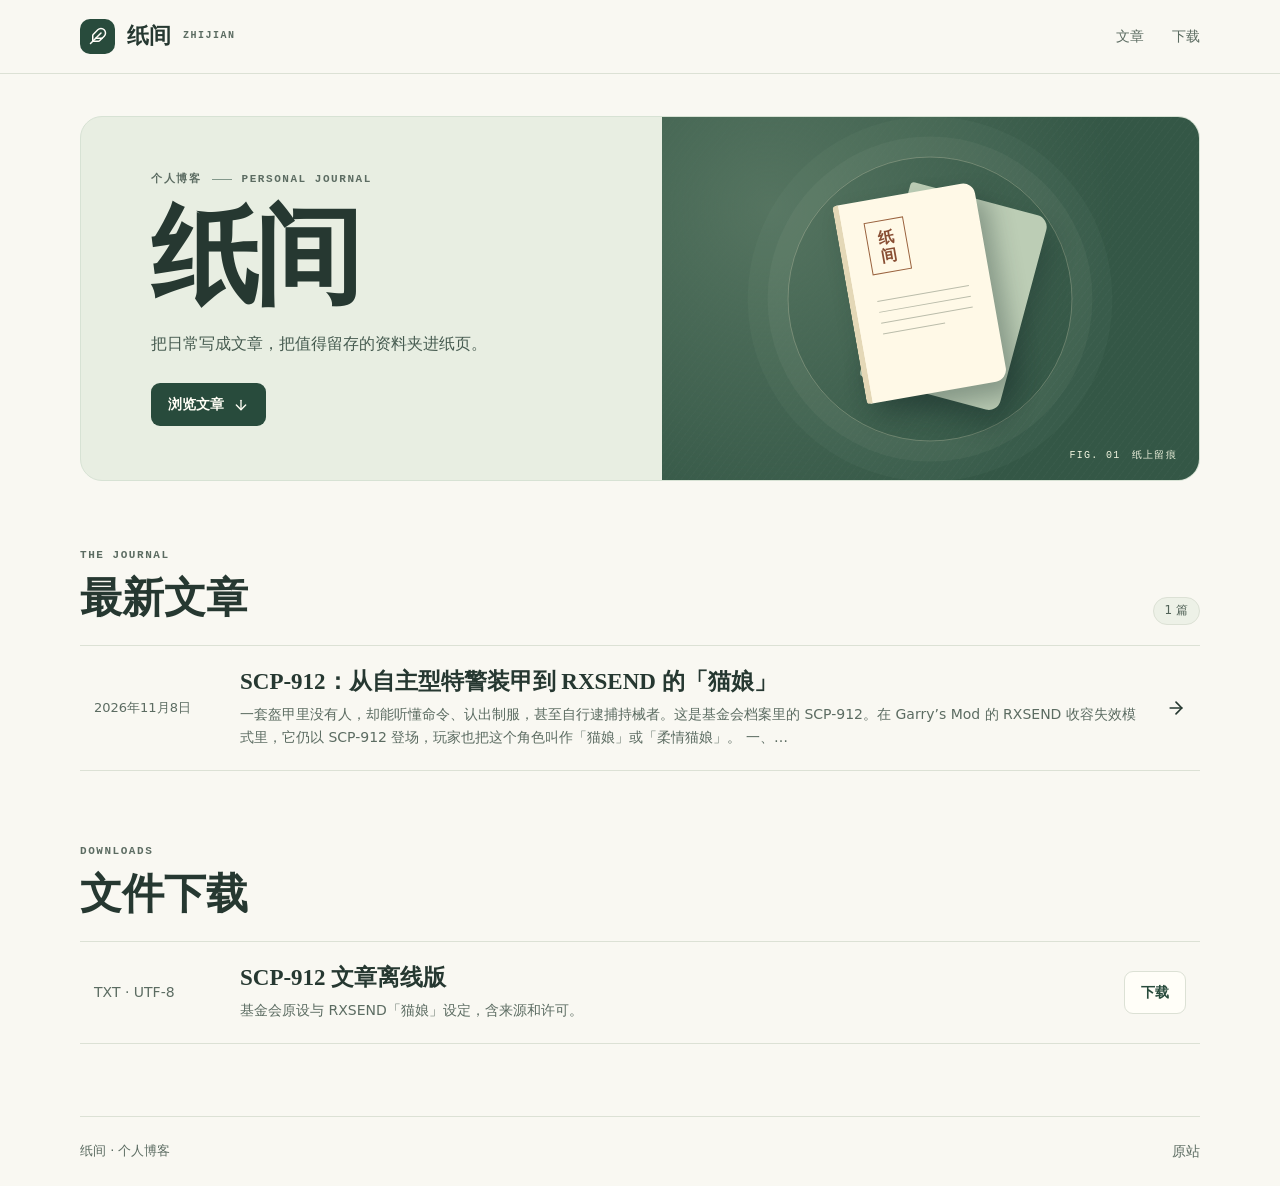
<file: index.html>
<!doctype html>
<html lang="zh-CN">
<head>
<meta charset="utf-8">
<meta name="viewport" content="width=device-width, initial-scale=1">
<title>纸间 · 个人博客</title>
<link rel="stylesheet" href="./style.css">
<link rel="icon" href="./favicon.svg">
</head>
<body>
<header class="site-header"><div class="frame header-inner"><a class="wordmark" href="./"><span class="mark"><svg xmlns="http://www.w3.org/2000/svg" width="18" height="18" viewBox="0 0 24 24" fill="none" stroke="currentColor" stroke-width="2" stroke-linecap="round" stroke-linejoin="round" class="lucide lucide-feather" aria-hidden="true"><path d="M14.086 18.412A2 2 0 0112.67 19H5v-7.672a2 2 0 01.586-1.414L11.75 3.75a6 6 0 118.49 8.49z"></path><path d="M16 8 2 22"></path><path d="M17.488 15H9"></path></svg></span>纸间<span class="wordmark-en">ZHIJIAN</span></a><nav aria-label="主导航"><a class="nav-text" href="./#articles">文章</a><a class="nav-text" href="./#downloads">下载</a></nav></div></header>
<main><div class="frame"><section class="hero"><div class="hero-copy"><p class="eyebrow">个人博客 <i></i> PERSONAL JOURNAL</p><h1>纸间</h1><p class="intro">把日常写成文章，把值得留存的资料夹进纸页。</p><a class="button primary" href="#articles">浏览文章 <svg xmlns="http://www.w3.org/2000/svg" width="16" height="16" viewBox="0 0 24 24" fill="none" stroke="currentColor" stroke-width="2" stroke-linecap="round" stroke-linejoin="round" class="lucide lucide-arrow-down" aria-hidden="true"><path d="M12 5v14"></path><path d="m19 12-7 7-7-7"></path></svg></a></div><div class="hero-art" aria-hidden="true"><div class="art-ring"></div><div class="paper paper-back"></div><div class="paper paper-front"><div class="paper-stamp">纸<br/>间</div><div class="paper-lines"><i></i><i></i><i></i><i></i></div></div><span class="art-caption">FIG. 01　纸上留痕</span></div></section><section class="articles" id="articles" aria-labelledby="article-heading"><div class="section-head"><div><p class="eyebrow">THE JOURNAL</p><h2 id="article-heading">最新文章</h2></div><span class="count">1<!-- --> 篇</span></div><ul class="article-list"><li><a class="article-row" href="./scp-912.html"><time dateTime="2026-11-08T14:54:27.042Z">2026年11月8日</time><div><h3>SCP-912：从自主型特警装甲到 RXSEND 的「猫娘」</h3><p>一套盔甲里没有人，却能听懂命令、认出制服，甚至自行逮捕持械者。这是基金会档案里的 SCP-912。在 Garry’s Mod 的 RXSEND 收容失效模式里，它仍以 SCP-912 登场，玩家也把这个角色叫作「猫娘」或「柔情猫娘」。 一、<!-- -->…</p></div><svg xmlns="http://www.w3.org/2000/svg" width="20" height="20" viewBox="0 0 24 24" fill="none" stroke="currentColor" stroke-width="2" stroke-linecap="round" stroke-linejoin="round" class="lucide lucide-arrow-right" aria-hidden="true"><path d="M5 12h14"></path><path d="m12 5 7 7-7 7"></path></svg></a></li></ul></section>
<section class="articles" id="downloads" aria-labelledby="download-heading">
  <div class="section-head"><div><p class="eyebrow">DOWNLOADS</p><h2 id="download-heading">文件下载</h2></div></div>
  <ul class="article-list">
    <li>
      <a class="article-row" href="./downloads/scp-912-rxsend.txt" download="SCP-912-RXSEND.txt">
        <span class="muted">TXT · UTF-8</span>
        <div><h3>SCP-912 文章离线版</h3><p>基金会原设与 RXSEND「猫娘」设定，含来源和许可。</p></div>
        <span class="button quiet">下载</span>
      </a>
    </li>
  </ul>
</section>
</div></main>
<footer class="frame footer"><span>纸间 · 个人博客</span><a class="nav-text" href="https://personal-journal-261108.vivaciouspark4.chatgpt.site/">原站</a></footer>
</body>
</html>
</file>
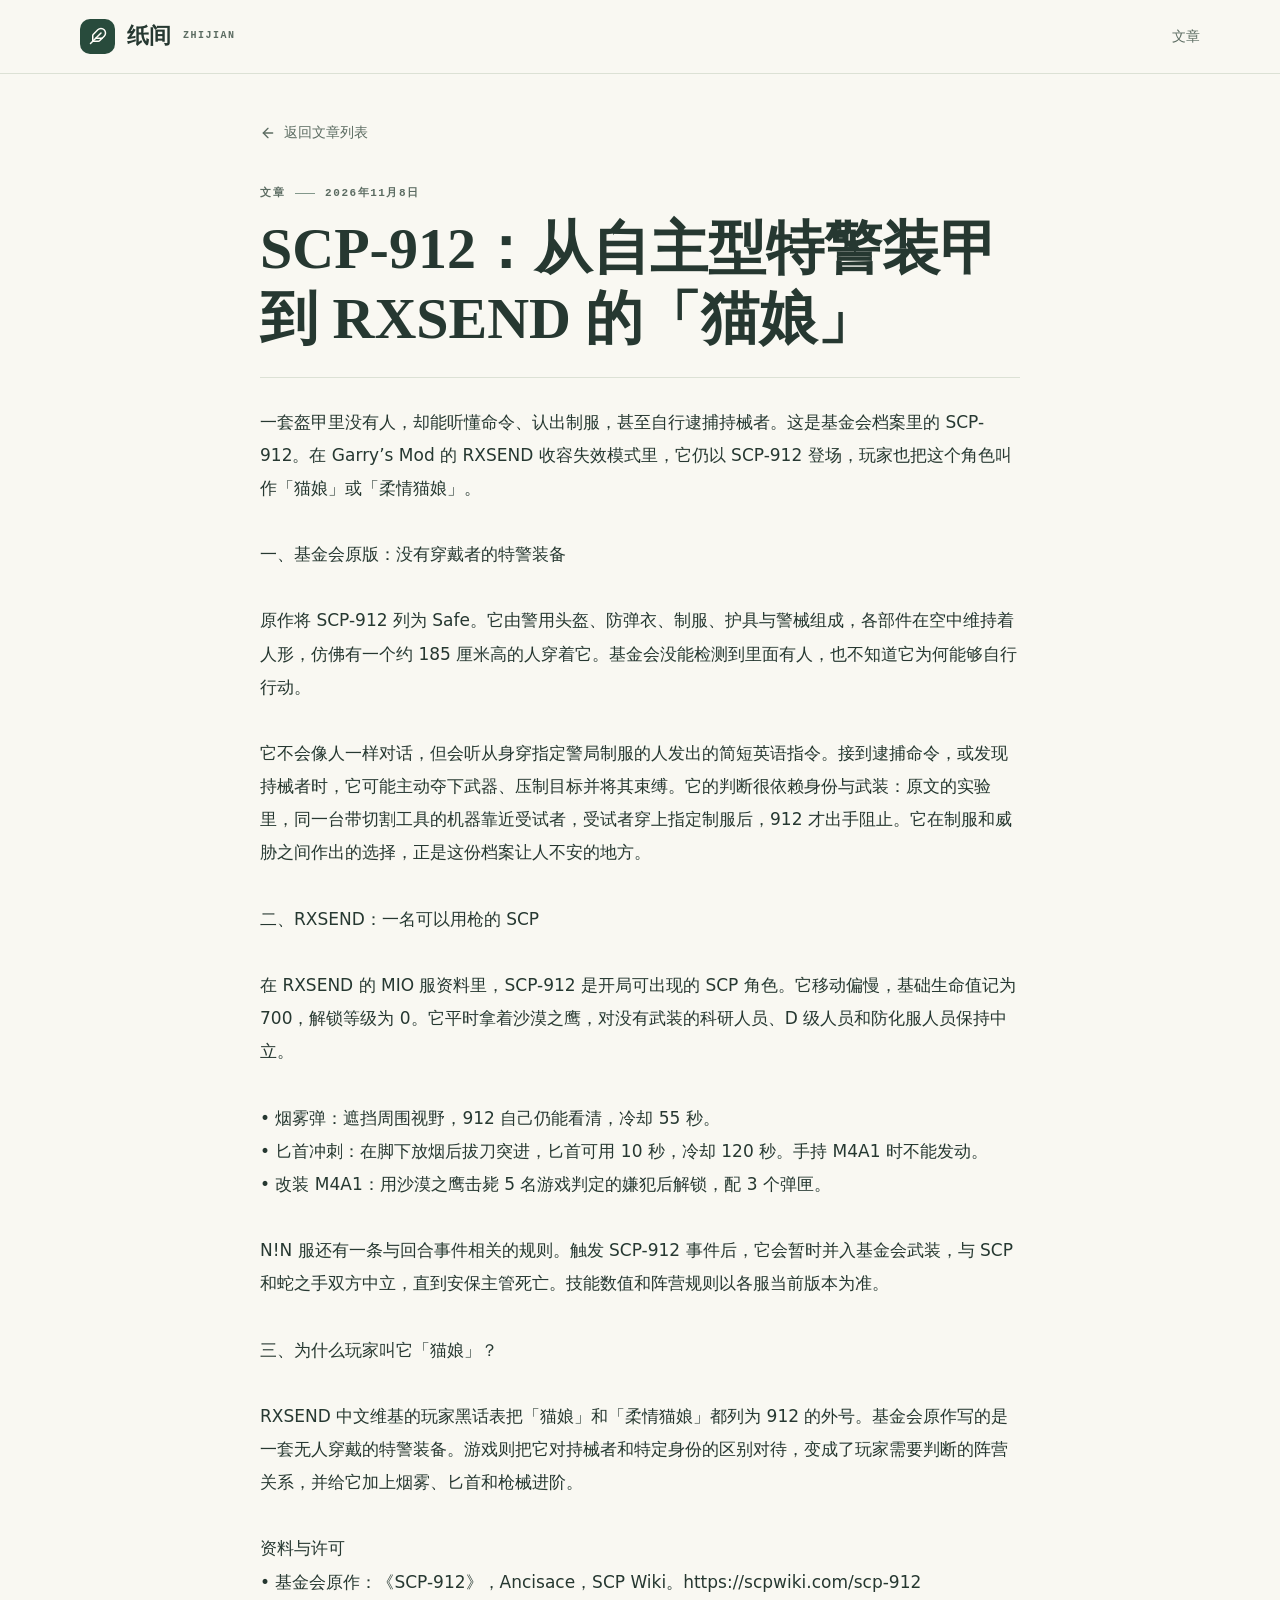
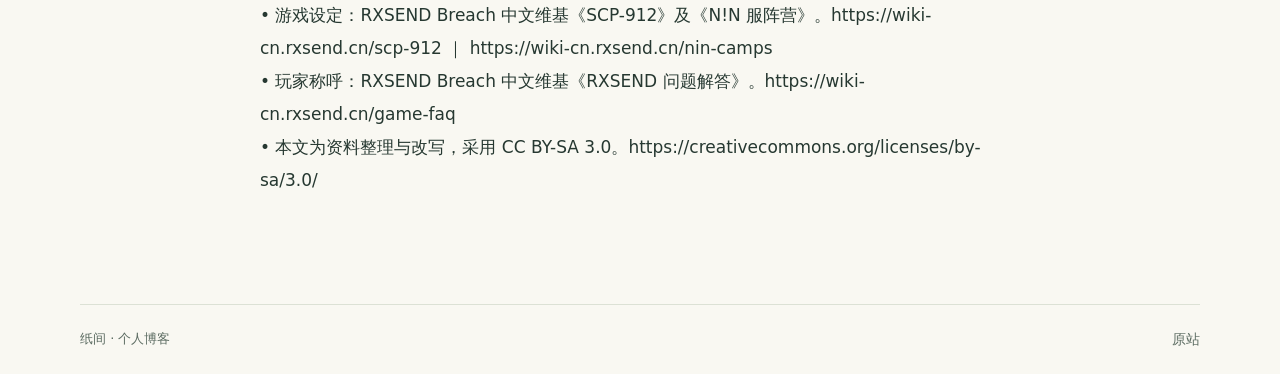
<file: scp-912.html>
<!doctype html>
<html lang="zh-CN">
<head>
<meta charset="utf-8">
<meta name="viewport" content="width=device-width, initial-scale=1">
<title>纸间 · 个人博客</title>
<link rel="stylesheet" href="./style.css">
<link rel="icon" href="./favicon.svg">
</head>
<body>
<header class="site-header"><div class="frame header-inner"><a class="wordmark" href="./"><span class="mark"><svg xmlns="http://www.w3.org/2000/svg" width="18" height="18" viewBox="0 0 24 24" fill="none" stroke="currentColor" stroke-width="2" stroke-linecap="round" stroke-linejoin="round" class="lucide lucide-feather" aria-hidden="true"><path d="M14.086 18.412A2 2 0 0112.67 19H5v-7.672a2 2 0 01.586-1.414L11.75 3.75a6 6 0 118.49 8.49z"></path><path d="M16 8 2 22"></path><path d="M17.488 15H9"></path></svg></span>纸间<span class="wordmark-en">ZHIJIAN</span></a><nav aria-label="主导航"><a class="nav-text" href="./#articles">文章</a></nav></div></header>
<main><article class="frame article-detail"><a class="back-link" href="./#articles"><svg xmlns="http://www.w3.org/2000/svg" width="16" height="16" viewBox="0 0 24 24" fill="none" stroke="currentColor" stroke-width="2" stroke-linecap="round" stroke-linejoin="round" class="lucide lucide-arrow-left" aria-hidden="true"><path d="m12 19-7-7 7-7"></path><path d="M19 12H5"></path></svg> 返回文章列表</a><header class="detail-title"><p class="eyebrow">文章 <i></i> <time dateTime="2026-11-08T14:54:27.042Z">2026年11月8日</time></p><h1>SCP-912：从自主型特警装甲到 RXSEND 的「猫娘」</h1></header><div class="article-body">一套盔甲里没有人，却能听懂命令、认出制服，甚至自行逮捕持械者。这是基金会档案里的 SCP-912。在 Garry’s Mod 的 RXSEND 收容失效模式里，它仍以 SCP-912 登场，玩家也把这个角色叫作「猫娘」或「柔情猫娘」。

一、基金会原版：没有穿戴者的特警装备

原作将 SCP-912 列为 Safe。它由警用头盔、防弹衣、制服、护具与警械组成，各部件在空中维持着人形，仿佛有一个约 185 厘米高的人穿着它。基金会没能检测到里面有人，也不知道它为何能够自行行动。

它不会像人一样对话，但会听从身穿指定警局制服的人发出的简短英语指令。接到逮捕命令，或发现持械者时，它可能主动夺下武器、压制目标并将其束缚。它的判断很依赖身份与武装：原文的实验里，同一台带切割工具的机器靠近受试者，受试者穿上指定制服后，912 才出手阻止。它在制服和威胁之间作出的选择，正是这份档案让人不安的地方。

二、RXSEND：一名可以用枪的 SCP

在 RXSEND 的 MIO 服资料里，SCP-912 是开局可出现的 SCP 角色。它移动偏慢，基础生命值记为 700，解锁等级为 0。它平时拿着沙漠之鹰，对没有武装的科研人员、D 级人员和防化服人员保持中立。

• 烟雾弹：遮挡周围视野，912 自己仍能看清，冷却 55 秒。
• 匕首冲刺：在脚下放烟后拔刀突进，匕首可用 10 秒，冷却 120 秒。手持 M4A1 时不能发动。
• 改装 M4A1：用沙漠之鹰击毙 5 名游戏判定的嫌犯后解锁，配 3 个弹匣。

N!N 服还有一条与回合事件相关的规则。触发 SCP-912 事件后，它会暂时并入基金会武装，与 SCP 和蛇之手双方中立，直到安保主管死亡。技能数值和阵营规则以各服当前版本为准。

三、为什么玩家叫它「猫娘」？

RXSEND 中文维基的玩家黑话表把「猫娘」和「柔情猫娘」都列为 912 的外号。基金会原作写的是一套无人穿戴的特警装备。游戏则把它对持械者和特定身份的区别对待，变成了玩家需要判断的阵营关系，并给它加上烟雾、匕首和枪械进阶。

资料与许可
• 基金会原作：《SCP-912》，Ancisace，SCP Wiki。https://scpwiki.com/scp-912
• 游戏设定：RXSEND Breach 中文维基《SCP-912》及《N!N 服阵营》。https://wiki-cn.rxsend.cn/scp-912 ｜ https://wiki-cn.rxsend.cn/nin-camps
• 玩家称呼：RXSEND Breach 中文维基《RXSEND 问题解答》。https://wiki-cn.rxsend.cn/game-faq
• 本文为资料整理与改写，采用 CC BY-SA 3.0。https://creativecommons.org/licenses/by-sa/3.0/</div></article></main>
<footer class="frame footer"><span>纸间 · 个人博客</span><a class="nav-text" href="https://personal-journal-261108.vivaciouspark4.chatgpt.site/">原站</a></footer>
</body>
</html>
</file>
<file: style.css>
:root {
  color-scheme: light;
  --ground: #f9f8f2;
  --paper: #fffef8;
  --ink: #263831;
  --muted: #5c6c62;
  --green: #284b3c;
  --sage: #e3ebe0;
  --line: #dce1d5;
  --serif: "Noto Serif SC", "Songti SC", SimSun, Georgia, serif;
}
* { box-sizing: border-box; }
html { scroll-behavior: smooth; }
body {
  margin: 0;
  min-height: 100vh;
  background: var(--ground);
  color: var(--ink);
  font: 16px/1.65 system-ui, "Microsoft YaHei", sans-serif;
  display: flex;
  flex-direction: column;
}
main { flex: 1; }
h1, h2, h3, p, ul { margin: 0; }
h1, h2, h3 { line-height: 1.3; }
a { color: inherit; text-decoration: none; }
button, input, textarea { font: inherit; }
button, label.upload { cursor: pointer; }
button:disabled { cursor: wait; opacity: .65; }
svg { flex-shrink: 0; }
:focus-visible { outline: 2px solid #456d56; outline-offset: 3px; }
.frame { width: min(1120px, calc(100% - 80px)); margin-inline: auto; }
.site-header { border-bottom: 1px solid var(--line); }
.header-inner { min-height: 73px; display: flex; align-items: center; justify-content: space-between; gap: 24px; }
.wordmark, nav { display: flex; align-items: center; gap: 12px; }
.wordmark { font-family: var(--serif); font-weight: 700; font-size: 22px; white-space: nowrap; }
.mark { display: grid; place-items: center; width: 35px; height: 35px; background: var(--green); color: var(--paper); border-radius: 10px; }
.wordmark-en { font: 600 10px/1 ui-monospace, monospace; letter-spacing: .15em; color: var(--muted); }
nav { gap: 28px; }
.nav-text { color: var(--muted); font-size: 14px; }
.nav-text { white-space: nowrap; }
.nav-text:hover, .back-link:hover { color: var(--green); text-decoration: underline; }
.button {
  display: inline-flex;
  align-items: center;
  justify-content: center;
  gap: 9px;
  min-height: 43px;
  padding: 9px 16px;
  border: 1px solid transparent;
  border-radius: 9px;
  font-size: 14px;
  font-weight: 650;
  white-space: nowrap;
  transition: background-color .18s ease, border-color .18s ease;
}
.primary { background: var(--green); color: #fffef5; }
.primary:hover { background: #365e4c; }
.quiet { background: var(--paper); border-color: var(--line); color: var(--green); }
.quiet:hover { background: var(--sage); border-color: #bac9b9; }
.hero {
  margin-block: 42px 66px;
  min-height: 365px;
  display: grid;
  grid-template-columns: 1.08fr 1fr;
  border: 1px solid #d7e2d4;
  border-radius: 22px;
  overflow: hidden;
  background: #e8eee2;
}
.hero-copy { align-self: center; padding: 48px clamp(32px, 5.5vw, 74px); }
.eyebrow {
  display: flex;
  align-items: center;
  gap: 10px;
  color: var(--muted);
  font: 700 11px/1.5 ui-monospace, "Microsoft YaHei", monospace;
  letter-spacing: .14em;
}
.eyebrow i { display: inline-block; height: 1px; width: 20px; background: #83988b; }
.hero h1 { margin: 13px 0 16px; font: 800 clamp(58px, 9vw, 108px)/1.06 var(--serif); letter-spacing: -.05em; }
.intro { color: #465b50; max-width: 21em; margin-bottom: 26px; }
.hero-art {
  position: relative;
  min-height: 310px;
  overflow: hidden;
  isolation: isolate;
  background: #345746;
  background-image: radial-gradient(circle at 20% 25%, #557460, transparent 68%), repeating-linear-gradient(127deg, transparent 0 5px, #ffffff05 5px 6px);
}
.art-ring { position: absolute; width: 285px; height: 285px; left: 50%; top: 50%; translate: -50% -50%; border: 1px solid #fff4d341; border-radius: 50%; box-shadow: 0 0 0 20px #e3e8d40c, 0 0 0 40px #e3e8d408; }
.paper {
  position: absolute;
  left: 50%;
  top: 48%;
  width: 143px;
  height: 201px;
  border-radius: 4px 12px 12px 4px;
  box-shadow: 10px 15px 25px #172e2a55;
}
.paper-back { translate: -33% -47%; rotate: 15deg; background: #bccdb5; }
.paper-front { translate: -57% -49%; rotate: -10deg; padding: 22px; background: #fff9e7; border-left: 6px solid #e4d8b7; }
.paper-stamp { display: grid; place-items: center; border: 1px solid #9a633f; width: 40px; height: 53px; color: #884e33; font: 700 16px/1.1 var(--serif); }
.paper-lines { margin-top: 26px; display: grid; gap: 10px; }
.paper-lines i { height: 1px; background: #bbbdab; }
.paper-lines i:last-child { width: 68%; }
.art-caption { position: absolute; bottom: 18px; right: 22px; color: #eff3de; font: 500 10px ui-monospace, "Microsoft YaHei", monospace; letter-spacing: .13em; }
.articles { margin-bottom: 72px; scroll-margin-top: 28px; }
.section-head { display: flex; align-items: end; justify-content: space-between; gap: 16px; margin-bottom: 20px; }
.section-head h2, .studio h1 { margin-top: 7px; font-family: var(--serif); font-size: clamp(29px, 5vw, 42px); }
.count { background: #edf1e7; color: #526358; border: 1px solid var(--line); padding: 3px 11px; border-radius: 99px; font-size: 12px; white-space: nowrap; }
.empty-state { display: grid; justify-items: center; text-align: center; padding: 36px 20px; gap: 10px; border: 1px dashed #bcc9bc; border-radius: 14px; background: #fffcf5; }
.empty-icon { display: grid; place-items: center; width: 49px; height: 49px; border-radius: 14px; color: var(--green); background: var(--sage); margin-bottom: 4px; }
.empty-state p, .muted { color: var(--muted); font-size: 14px; }
.empty-state .button { margin-top: 7px; }
.footer { display: flex; justify-content: space-between; border-top: 1px solid var(--line); padding-block: 23px; color: var(--muted); font-size: 13px; }
.article-list, .studio-list, .file-list { list-style: none; padding: 0; }
.article-list, .studio-list { border-top: 1px solid var(--line); }
.article-row, .studio-list a { display: grid; align-items: center; gap: 18px; border-bottom: 1px solid var(--line); padding: 21px 14px; }
.article-row { grid-template-columns: 128px minmax(0, 1fr) auto; }
.article-row:hover, .studio-list a:hover { background: #edf1e7; }
.article-row time, .studio-list time { color: var(--muted); font-size: 13px; }
.article-row h3 { font: 700 23px/1.3 var(--serif); overflow-wrap: anywhere; }
.article-row p { color: var(--muted); margin-top: 6px; font-size: 14px; overflow-wrap: anywhere; }
.article-detail { max-width: 760px; padding-block: 47px 70px; }
.back-link { display: inline-flex; align-items: center; gap: 8px; font-size: 14px; color: var(--muted); }
.detail-title { border-bottom: 1px solid var(--line); padding-block: 36px 23px; }
.detail-title h1 { font: 750 clamp(32px, 6vw, 58px)/1.2 var(--serif); margin-top: 13px; overflow-wrap: anywhere; }
.article-body { margin: 28px 0 36px; white-space: pre-wrap; overflow-wrap: anywhere; font-size: 17px; line-height: 1.95; }
.files-panel, .side-card, .editor-card { background: var(--paper); border: 1px solid var(--line); border-radius: 13px; padding: 22px; }
.files-panel h2, .side-card h2 { display: flex; align-items: center; gap: 7px; font-size: 16px; }
.file-list { margin-top: 12px; }
.file-list li + li { border-top: 1px solid var(--line); }
.file-list a { display: flex; align-items: center; gap: 13px; padding-block: 9px; }
.file-list a:hover { text-decoration: underline; }
.file-name { flex: 1; min-width: 0; overflow-wrap: anywhere; font-size: 14px; }
.file-size, .file-name small { font-size: 12px; color: var(--muted); white-space: nowrap; }
.file-name small { display: block; }
.studio { padding-block: 44px 68px; }
.studio-head { align-items: center; margin-bottom: 28px; }
.studio-head .muted { margin-top: 10px; }
.studio-list a { grid-template-columns: 65px minmax(0, 1fr) auto auto; }
.studio-list strong { overflow-wrap: anywhere; }
.status-pill { justify-self: start; border-radius: 99px; padding: 3px 9px; background: #f1ebdf; color: #735936; font-size: 12px; white-space: nowrap; }
.status-pill[data-published="true"] { background: var(--sage); color: var(--green); }
.editor-title { margin-block: 22px; }
.editor-grid { display: grid; grid-template-columns: minmax(0, 1fr) minmax(230px, .42fr); align-items: start; gap: 18px; }
.editor-sidebar { display: grid; gap: 14px; }
.field { display: grid; gap: 7px; margin-bottom: 18px; }
.field label { font-size: 14px; font-weight: 700; }
.field input, .field textarea { width: 100%; border: 1px solid #cdd6cb; border-radius: 8px; background: #fffefb; color: var(--ink); padding: 10px 12px; }
.field textarea { min-height: 215px; resize: vertical; }
.editor-actions { display: flex; justify-content: flex-end; flex-wrap: wrap; gap: 8px; }
.notice { color: var(--green); font-size: 14px; min-height: 1.65em; margin-top: 10px; }
.notice[data-error="true"] { color: #a4352a; }
.side-heading { display: flex; justify-content: space-between; align-items: center; gap: 6px; margin-bottom: 8px; }
.side-card p { font-size: 14px; color: var(--muted); }
.upload { position: relative; margin-top: 11px; overflow: hidden; }
.upload:focus-within { outline: 2px solid #456d56; outline-offset: 3px; }
.upload input { position: absolute; inset: 0; opacity: 0; width: 100%; cursor: pointer; }
.upload:has(input:disabled) { opacity: .65; }
@media (max-width: 750px) {
  .frame { width: calc(100% - 34px); }
  .hero { margin-block: 24px 43px; grid-template-columns: 1fr; }
  .hero-copy { padding: 34px 27px; }
  .hero-art { min-height: 228px; }
  .art-ring { scale: .72; }
  .paper { scale: .76; }
  .editor-grid { grid-template-columns: minmax(0, 1fr); }
  .article-row { grid-template-columns: minmax(0, 1fr) auto; gap: 6px 15px; }
  .article-row time { grid-column: 1 / -1; }
  .wordmark-en { display: none; }
  .header-inner { min-height: 62px; }
  nav { gap: 12px; }
  .studio { padding-top: 28px; }
  .studio-list a { grid-template-columns: 60px minmax(0, 1fr) auto; gap: 5px 10px; }
  .studio-list time { grid-column: 2; grid-row: 2; }
  .studio-list svg { grid-column: 3; grid-row: 1; }
}
@media (max-width: 390px) {
  .studio-head { align-items: start; flex-direction: column; }
  .header-inner, .header-inner nav { gap: 9px; }
  .header-inner nav .button { padding-inline: 9px; }
}
@media (prefers-reduced-motion: reduce) {
  html { scroll-behavior: auto; }
}
</file>
